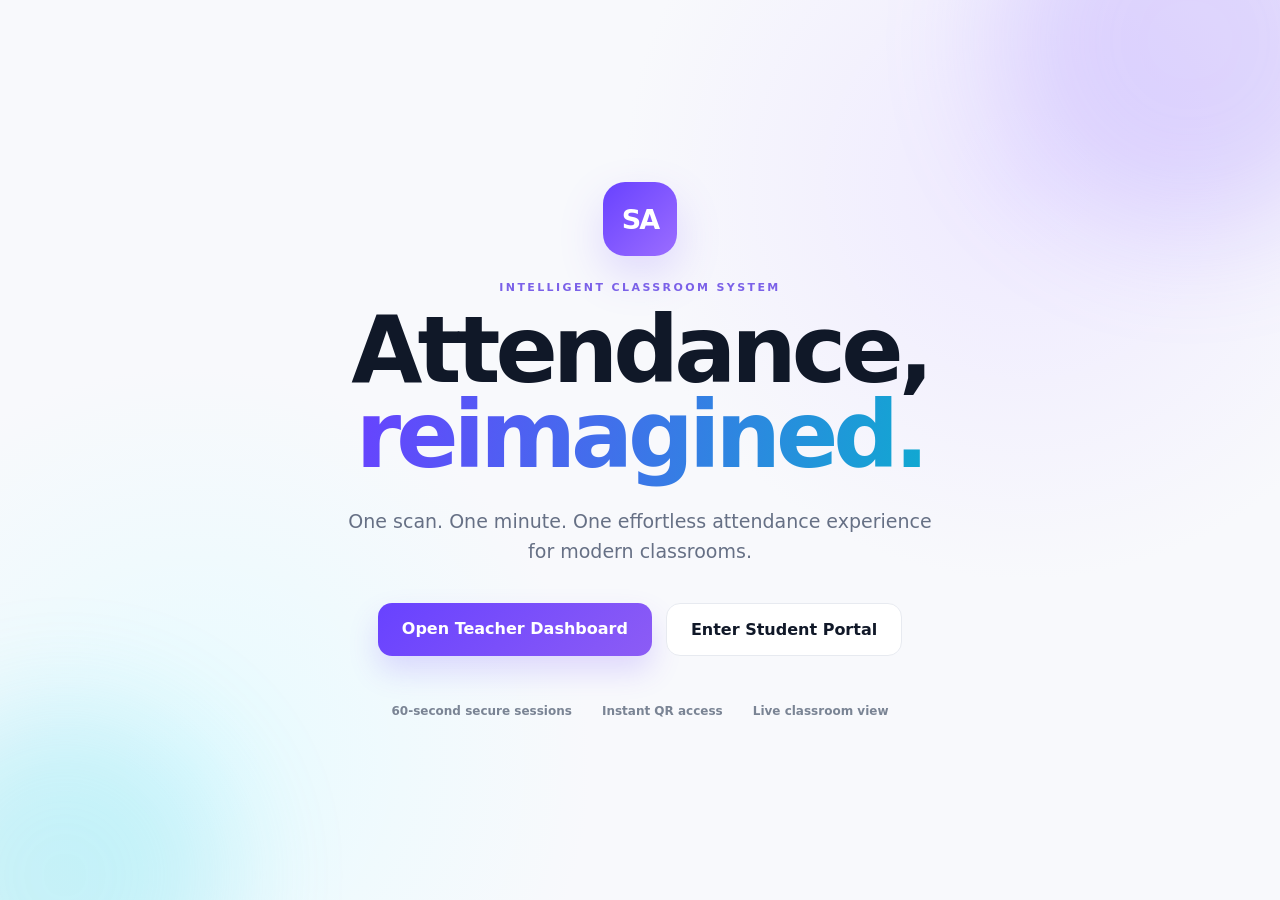
<file: index.html>
<!DOCTYPE html>
<html lang="en">
<head><meta charset="UTF-8"><meta name="viewport" content="width=device-width,initial-scale=1.0"><title>SmartAttend | Intelligent Attendance</title><link rel="stylesheet" href="style.css"></head>
<body class="landing">
<div class="ambient ambient-one"></div><div class="ambient ambient-two"></div>
<main class="hero">
  <div class="brand-mark">SA</div>
  <p class="eyebrow">INTELLIGENT CLASSROOM SYSTEM</p>
  <h1>Attendance,<br><span>reimagined.</span></h1>
  <p class="hero-copy">One scan. One minute. One effortless attendance experience for modern classrooms.</p>
  <div class="hero-actions"><a href="teacher.html" class="btn primary">Open Teacher Dashboard</a><a href="student.html" class="btn secondary">Enter Student Portal</a></div>
  <div class="trust-row"><span>60-second secure sessions</span><span>Instant QR access</span><span>Live classroom view</span></div>
</main>
</body></html>
</file>
<file: style.css>
*{box-sizing:border-box} :root{--ink:#101828;--muted:#667085;--line:#e7eaf0;--purple:#6842ff;--violet:#8b5cf6;--cyan:#18b6d9;--bg:#f7f8fc} body{margin:0;font-family:Inter,ui-sans-serif,system-ui,-apple-system,BlinkMacSystemFont,"Segoe UI",sans-serif;color:var(--ink);background:var(--bg)}a{text-decoration:none;color:inherit}button,input{font:inherit}.ambient{position:fixed;border-radius:50%;filter:blur(60px);opacity:.25;pointer-events:none;z-index:0}.ambient-one{width:380px;height:380px;background:#9b7bff;top:-150px;right:-100px}.ambient-two{width:330px;height:330px;background:#4dd7e9;bottom:-140px;left:-100px}.landing{min-height:100vh;display:grid;place-items:center;overflow:hidden;background:radial-gradient(circle at 80% 20%,#eee9ff,transparent 32%),radial-gradient(circle at 15% 85%,#e7fbff,transparent 30%),#f8f9fc}.hero{position:relative;z-index:1;width:min(900px,92%);text-align:center;padding:70px 30px}.brand-mark{width:74px;height:74px;margin:auto;border-radius:22px;display:grid;place-items:center;color:#fff;font-weight:900;font-size:27px;letter-spacing:-2px;background:linear-gradient(135deg,var(--purple),#9b6dff);box-shadow:0 18px 45px #7654ff33}.eyebrow{font-size:11px;letter-spacing:2.4px;font-weight:800;color:#7b61e8;margin:25px 0 15px}.hero h1{font-size:clamp(52px,9vw,92px);line-height:.92;letter-spacing:-5px;margin:0;font-weight:850}.hero h1 span,.intro h1 span,.student-card h1 span{background:linear-gradient(100deg,var(--purple),#10a9d1);-webkit-background-clip:text;color:transparent}.hero-copy{max-width:610px;margin:27px auto 36px;font-size:19px;line-height:1.6;color:var(--muted)}.hero-actions{display:flex;justify-content:center;gap:14px;flex-wrap:wrap}.btn{padding:16px 24px;border-radius:14px;font-weight:750;transition:.2s}.btn:hover{transform:translateY(-3px)}.primary{color:#fff;background:linear-gradient(135deg,var(--purple),#8c5cf5);box-shadow:0 15px 30px #6942ff2e}.secondary{background:#fff;border:1px solid var(--line)}.trust-row{display:flex;justify-content:center;gap:30px;flex-wrap:wrap;margin-top:48px;color:#7a8494;font-size:12px;font-weight:650}.topbar{height:72px;border-bottom:1px solid var(--line);background:#ffffffcc;backdrop-filter:blur(18px);display:flex;align-items:center;justify-content:space-between;padding:0 5%;position:sticky;top:0;z-index:5}.brand{display:flex;align-items:center;gap:10px;font-weight:850}.brand span{width:35px;height:35px;border-radius:10px;display:grid;place-items:center;color:#fff;font-size:12px;background:linear-gradient(135deg,var(--purple),#8c5cf5)}.live-pill{font-size:10px;font-weight:800;letter-spacing:1.4px;color:#087f63;display:flex;align-items:center;gap:8px}.live-pill i{width:7px;height:7px;border-radius:50%;background:#16b981;box-shadow:0 0 0 5px #16b9811c}.dashboard{width:min(1200px,92%);margin:42px auto 70px}.intro{display:flex;justify-content:space-between;gap:20px;align-items:end;margin-bottom:28px}.intro .eyebrow{margin:0 0 10px}.intro h1{font-size:clamp(34px,5vw,54px);letter-spacing:-2px;margin:0}.intro p{color:var(--muted);margin:10px 0 0}.date-card{background:#fff;border:1px solid var(--line);border-radius:15px;padding:14px 18px;min-width:145px}.date-card small,.label{display:block;font-size:10px;letter-spacing:1.3px;color:#98a1af;font-weight:800}.date-card strong{display:block;color:#6842ff;margin-top:6px;font-size:13px}.grid{display:grid;grid-template-columns:2fr 1fr;gap:18px}.card{background:#fff;border:1px solid var(--line);border-radius:22px;box-shadow:0 15px 45px #1c24300b}.session-card{padding:30px}.card-head{display:flex;justify-content:space-between;align-items:start;gap:15px}.card-head h2,.card-head h3{margin:7px 0 0}.card-head h2{font-size:44px;letter-spacing:6px;color:#4630bd}.icon-btn{border:1px solid var(--line);background:#fafaff;border-radius:9px;padding:9px 13px;color:#5d6470;cursor:pointer;font-size:12px;font-weight:700}.timer-wrap{display:flex;align-items:center;gap:35px;margin-top:30px}.timer-ring{width:130px;height:130px;border-radius:50%;background:conic-gradient(var(--purple) calc(var(--progress,100%)),#eceef4 0);display:grid;place-items:center;position:relative}.timer-ring:after{content:"";position:absolute;inset:8px;border-radius:50%;background:#fff}.timer-ring div{position:relative;z-index:1;text-align:center}.timer-ring strong{display:block;font-size:24px}.timer-ring small{color:#98a1af;font-size:10px}.big-label{font-weight:800;margin:0 0 5px}.muted{color:var(--muted);font-size:13px;margin:0;max-width:340px;line-height:1.5}.start-btn,.submit-btn{border:0;color:#fff;background:linear-gradient(135deg,var(--purple),#8b5cf6);border-radius:11px;padding:12px 17px;font-weight:750;cursor:pointer;margin-top:16px;box-shadow:0 10px 20px #6942ff22}.qr-panel{padding:25px;text-align:center}.qr-panel h3{font-size:20px}.secure{font-size:9px;letter-spacing:1px;font-weight:800;color:#087f63;background:#e8fbf5;padding:6px 8px;border-radius:20px}.qrcode{width:210px;height:210px;margin:18px auto 12px;padding:10px;background:#fff;border-radius:15px;display:grid;place-items:center;border:1px solid #eef0f4}.qrcode img{max-width:100%;height:auto}.qr-panel p{font-size:12px;color:var(--muted);margin:0 auto;max-width:250px;line-height:1.5}.stat-card{padding:24px}.stat-number{font-size:50px;font-weight:850;letter-spacing:-2px;margin:9px 0}.stat-number span{font-size:20px;color:#8c94a1}.stat-card p{color:var(--muted);font-size:12px;margin:10px 0 0}.progress{height:7px;background:#eef0f5;border-radius:10px;overflow:hidden}.progress span{display:block;height:100%;width:0;background:linear-gradient(90deg,var(--purple),var(--cyan));border-radius:10px;transition:.4s}.accent-card{background:linear-gradient(135deg,#17132e,#30206d);color:#fff;border:0}.accent-card .label,.accent-card p{color:#bcb7d5}.attendance-card{grid-column:1/-1;padding:26px}.live-text{font-size:11px;color:#10a47d;font-weight:750}.table-wrap{overflow:auto}table{width:100%;border-collapse:collapse;margin-top:15px}th{font-size:10px;letter-spacing:1px;color:#98a1af;text-align:left;padding:12px;border-bottom:1px solid var(--line)}td{padding:14px 12px;border-bottom:1px solid #f0f1f4;font-size:13px}tr:last-child td{border-bottom:0}.status-badge{font-size:9px;font-weight:850;letter-spacing:.8px;color:#087f63;background:#e8fbf5;padding:6px 9px;border-radius:20px}.student-body{min-height:100vh;display:grid;place-items:center;overflow:hidden;background:radial-gradient(circle at 80% 10%,#eee9ff,transparent 30%),#f7f8fc}.student-shell{width:min(620px,92%);position:relative;z-index:1;padding:40px 0}.student-shell>.brand{margin-bottom:25px}.student-card{background:#fff;border:1px solid var(--line);border-radius:26px;padding:38px;box-shadow:0 25px 80px #1c243014}.step{font-size:10px;letter-spacing:1.7px;font-weight:850;color:#7659e8}.student-card h1{font-size:42px;letter-spacing:-2px;margin:10px 0}.student-card>p{color:var(--muted);line-height:1.6;margin:0 0 28px}.form-grid{display:grid;grid-template-columns:1fr 1fr;gap:14px}.student-card label{display:block;color:#344054;font-size:12px;font-weight:750;margin-bottom:15px}.student-card input{display:block;width:100%;margin-top:7px;padding:14px 15px;border:1px solid #dfe3ea;border-radius:11px;outline:0;background:#fafbfc}.student-card input:focus{border-color:#7659e8;box-shadow:0 0 0 4px #7659e814;background:#fff}.code-input{letter-spacing:5px;text-transform:uppercase;font-weight:800}.submit-btn{width:100%;padding:15px;margin-top:3px}.result{min-height:20px;text-align:center;margin-top:15px;font-size:13px;font-weight:750}.result.success{color:#087f63}.result.error{color:#c2364d}.hint{text-align:center;color:#98a1af;font-size:10px;margin-top:18px}@media(max-width:760px){.grid{grid-template-columns:1fr}.intro{align-items:start;flex-direction:column}.attendance-card{grid-column:auto}.timer-wrap{flex-direction:column;align-items:flex-start}.form-grid{grid-template-columns:1fr}.student-card{padding:28px}.student-card h1{font-size:35px}.hero h1{letter-spacing:-3px}.topbar{padding:0 4%}.live-pill{display:none}}

.qr-link{font-size:11px;word-break:break-all;opacity:.65;margin-top:10px;max-width:280px}.qrcode{display:flex;align-items:center;justify-content:center;min-height:190px}
</file>
